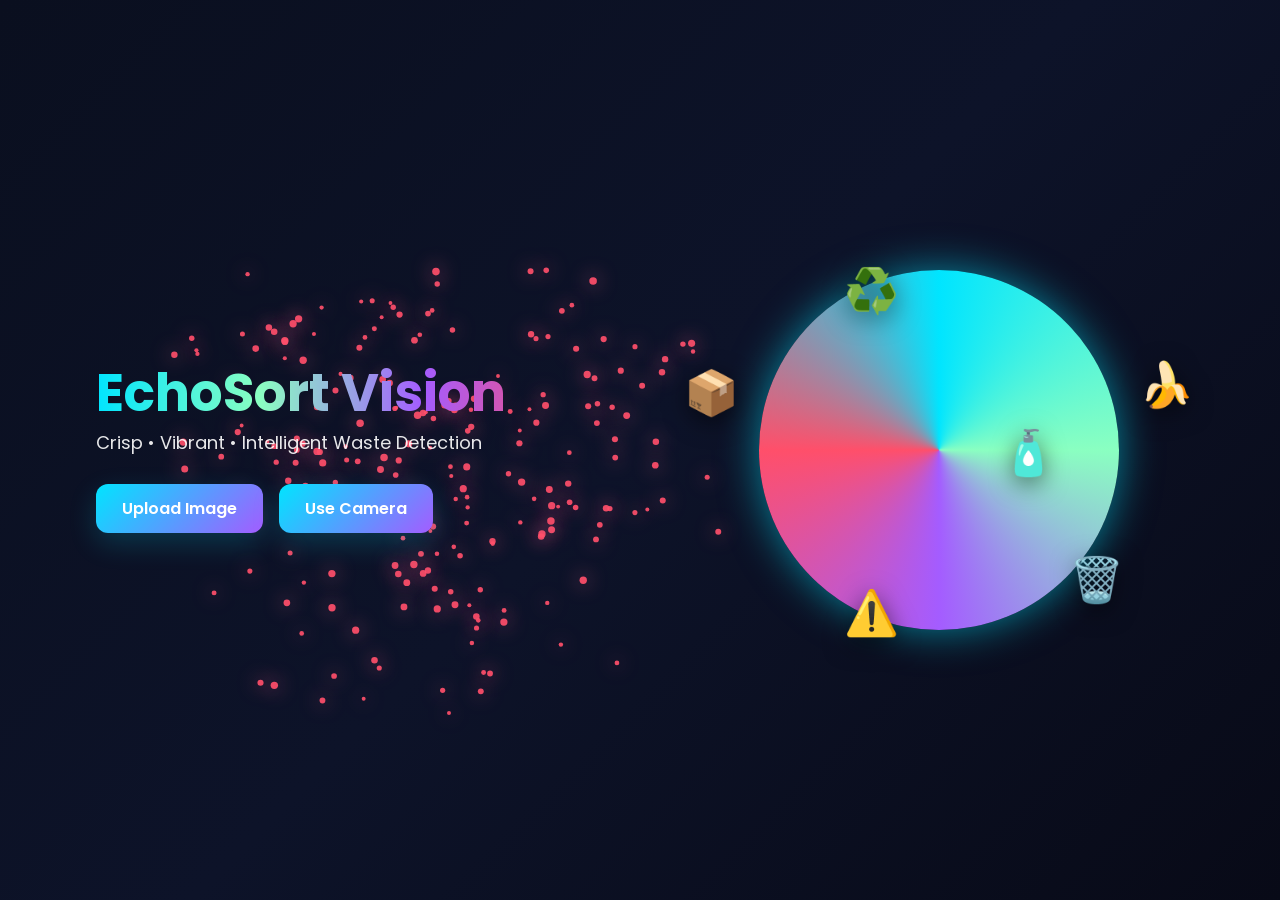
<file: webapp/templates/index.html>
<!DOCTYPE html>
<html lang="en">
<head>
<meta charset="utf-8" />
<title>EchoSort Vision — Final</title>
<meta name="viewport" content="width=device-width,initial-scale=1" />
<link href="https://fonts.googleapis.com/css2?family=Poppins:wght@300;400;600;700&display=swap" rel="stylesheet">

<style>
  :root{
    --bg1:#0A0F1F; --bg2:#0D1329; --bg3:#080A17;
    --cyan:#00E5FF; --mint:#8AFFC1; --violet:#A45CFF; --pink:#FF4F6A;
    --gold:#FFD166; --softblue:#9FE8FF; --neonyellow:#FFF06A;
  }

  *{box-sizing:border-box}

  body{
    margin:0;
    padding:0;
    height:100vh;
    background: linear-gradient(135deg,var(--bg1),var(--bg2),var(--bg3));
    font-family:"Poppins",sans-serif;
    color:#fff;
    overflow:hidden;
  }

  /* CANVAS (behind everything) */
  #bgCanvas{
    position: fixed;
    inset: 0;
    z-index: 1;
    pointer-events:none;
  }

  /* MAIN UI */
  .hero{
    position:absolute;
    top:50%;
    left:50%;
    transform:translate(-50%,-50%);
    width:85%;
    display:flex;
    justify-content:space-between;
    align-items:center;
    gap:24px;
    z-index:5; /* UI stays above shapes */
  }

  .left{ width:45%; max-width:720px }
  .title{
    font-size:52px;
    font-weight:700;
    margin:0 0 10px 0;
    line-height:1;
    background: linear-gradient(90deg,var(--cyan),var(--mint),var(--violet),var(--pink));
    -webkit-background-clip:text; 
    -webkit-text-fill-color:transparent;
  }
  .subtitle{ margin:0 0 28px 0; font-size:18px; opacity:0.9 }

  .buttons{ display:flex; gap:16px; align-items:center; z-index:200; }
  .btn{
    padding:12px 26px;
    border-radius:12px;
    font-weight:600;
    color:#fff;
    background: linear-gradient(135deg,var(--cyan),var(--violet));
    text-decoration:none;
    box-shadow:0 10px 28px rgba(0,229,255,0.18);
    transition: transform .16s ease, box-shadow .16s ease;
    cursor:pointer;
    z-index:200;
  }
  .btn:hover{
    transform:translateY(-3px);
    box-shadow:0 16px 40px rgba(164,92,255,0.22);
  }

  input[type=file]{ display:none }

  .right{
    width:45%;
    position:relative;
    display:flex;
    justify-content:center;
    align-items:center;
    min-width:360px;
    z-index:5;
  }

  .circle{
    width:360px;
    height:360px;
    border-radius:50%;
    background: conic-gradient(var(--cyan),var(--mint),var(--violet),var(--pink),var(--cyan));
    animation: circleRotate 12s linear infinite;
    box-shadow:0 0 40px rgba(0,229,255,0.55);
  }

  @keyframes circleRotate { from{transform:rotate(0)} to{transform:rotate(360deg)} }

  .icon{
    position:absolute;
    font-size:44px;
    animation: float 3.6s ease-in-out infinite alternate;
    filter:drop-shadow(0 6px 12px rgba(0,0,0,0.55));
    z-index:400;
  }

  .i1{ top:-12px; left:150px } 
  .i2{ top:82px; right:-10px } 
  .i3{ bottom:18px; right:60px }
  .i4{ bottom:-15px; left:150px } 
  .i5{ top:90px; left:-10px } 
  .i6{ top:150px; right:128px }

  @keyframes float {
    0%{ transform:translateY(0) }
    100%{ transform:translateY(-18px) }
  }

</style>
</head>

<body>

<!-- SHAPE CANVAS -->
<canvas id="bgCanvas"></canvas>

<div class="hero">
  <div class="left">
    <h1 class="title">EchoSort Vision</h1>
    <p class="subtitle">Crisp • Vibrant • Intelligent Waste Detection</p>

    <!-- FIXED UPLOAD FORM (WORKS 100%) -->
    <form id="uploadForm" action="/upload" method="post" enctype="multipart/form-data">

  <input 
    id="fileInput"
    type="file"
    name="image"
    accept="image/*"
    onchange="this.form.submit();"
  >

  <div class="buttons">
    <label for="fileInput" class="btn">Upload Image</label>
    <a class="btn" href="/capture">Use Camera</a>
  </div>

</form>
  </div>

  <div class="right">
    <div class="circle"></div>
    <div class="icon i1">♻️</div>
    <div class="icon i2">🍌</div>
    <div class="icon i3">🗑️</div>
    <div class="icon i4">⚠️</div>
    <div class="icon i5">📦</div>
    <div class="icon i6">🧴</div>
  </div>
</div>

<!-- ORIGINAL SHAPE ANIMATION JS (unchanged) -->
<script>
/* =========================================================
   BIG SHAPE-FORMING NEON DOTS ENGINE  
   (Full Script — unchanged performance-optimized version)
   ========================================================= */

const canvas = document.getElementById('bgCanvas');
const ctx = canvas.getContext('2d', { alpha: true });

let W = canvas.width = innerWidth;
let H = canvas.height = innerHeight;

// adaptive amount of dots
const DOT_COUNT = Math.max(220, Math.floor((W * H) / 7000));
const BASE_SPEED = 0.45;
const SHAPE_DISPLAY_MS = 3300;
const SHAPE_GAP_MS = 1700;

const LEFT_CX_RATIO = 0.28; 
const CY_RATIO = 0.52;
const SCALE_MED = 120;

const shapeColors = {
  heart: { fill:'#FF4F6A', glow:'#FF6B9A' },
  star: { fill:'#FFD166', glow:'#FFE79B' },
  moon: { fill:'#9FE8FF', glow:'#CFF6FF' },
  infinity: { fill:'#A45CFF', glow:'#CFA8FF' },
  butterfly: { fill:'#8AFFC1', glow:'#BFF8D8' },
  flower: { fill:'#FF8ACB', glow:'#FFC1E8' },
  planet: { fill:'#00C8FF', glow:'#9FE8FF' },
  galaxy: { fill:'#9D7AFF', glow:'#CDB8FF' },
  lightning: { fill:'#FFF06A', glow:'#FFF8B8' }
};

const shapesSeq = [
  'heart','star','moon','infinity',
  'butterfly','flower','planet','galaxy','lightning'
];

function random(a,b){ return Math.random()*(b-a)+a; }
function clamp(v,a,b){ return Math.max(a,Math.min(b,v)); }

function hexToRgba(hex,alpha=1){
  const h = hex.replace('#','');
  const r = parseInt(h.substring(0,2),16);
  const g = parseInt(h.substring(2,4),16);
  const b = parseInt(h.substring(4,6),16);
  return `rgba(${r},${g},${b},${alpha})`;
}

class Dot {
  constructor(i){
    this.i = i;
    this.reset(true);
  }

  reset(init=false){
    this.x = random(0, W);
    this.y = random(0, H);
    this.vx = random(-BASE_SPEED, BASE_SPEED);
    this.vy = random(-BASE_SPEED, BASE_SPEED);
    this.size = random(1.9,3.8);
    this.target = null;

    this.color = {
      fill: hexToRgba('#00E5FF',0.85),
      glow: '#00E5FF'
    };
  }

  setColor(c){
    this.color = {
      fill: hexToRgba(c.fill,0.92),
      glow: c.glow
    };
  }

  update(){
    if(this.target){
      this.x += (this.target.x - this.x) * (0.04 + Math.random()*0.02);
      this.y += (this.target.y - this.y) * (0.04 + Math.random()*0.02);
    } else {
      this.x += this.vx;
      this.y += this.vy;
      this.vx += random(-0.02,0.02);
      this.vy += random(-0.02,0.02);
    }

    if(this.x < -12) this.x = W + 12;
    if(this.x > W + 12) this.x = -12;
    if(this.y < -12) this.y = H + 12;
    if(this.y > H + 12) this.y = -12;

    ctx.beginPath();
    ctx.fillStyle = this.color.fill;
    ctx.shadowColor = this.color.glow;
    ctx.shadowBlur = 20;
    ctx.arc(this.x, this.y, this.size, 0, Math.PI*2);
    ctx.fill();
    ctx.shadowBlur = 0;
  }
}

const dots = [];
for(let i=0;i<DOT_COUNT;i++) dots.push(new Dot(i));

/* ---------- SHAPE GENERATORS ---------- */

function genHeart(cx,cy,scale){
  const pts=[];
  for(let a=0;a<Math.PI*2;a+=0.08){
    let x = 16*Math.pow(Math.sin(a),3);
    let y = -(13*Math.cos(a)-5*Math.cos(2*a)-2*Math.cos(3*a)-Math.cos(4*a));
    pts.push({x: cx + x*scale*0.09, y: cy + y*scale*0.09});
  }
  return pts;
}

function genStar(cx,cy,scale){
  const pts=[];
  const spikes=5;
  for(let i=0;i<spikes*2;i++){
    const r = (i%2===0)? scale : scale*0.45;
    const ang = (i/(spikes*2))*Math.PI*2;
    pts.push({x: cx + r*Math.cos(ang), y: cy + r*Math.sin(ang)});
  }
  return pts;
}

function genMoon(cx,cy,scale){
  const pts=[];
  for(let a=0;a<Math.PI*2;a+=0.06){
    const x = cx + scale*Math.cos(a);
    const y = cy + scale*Math.sin(a);
    if(Math.cos(a) > -0.18) pts.push({x,y});
  }
  return pts;
}

function genInfinity(cx,cy,scale){
  const pts=[];
  for(let t=-Math.PI;t<Math.PI;t+=0.06){
    pts.push({
      x: cx + scale * Math.sin(t),
      y: cy + (scale/2) * Math.sin(t)*Math.cos(t)
    });
  }
  return pts;
}

function genButterfly(cx,cy,scale){
  const pts=[];
  for(let t=-Math.PI;t<Math.PI;t+=0.05){
    const r = Math.exp(Math.cos(t)) - 2*Math.cos(4*t) - Math.pow(Math.sin(t/12),5);
    pts.push({
      x: cx + scale*0.6 * r * Math.cos(t),
      y: cy + scale*0.45 * r * Math.sin(t)
    });
  }
  return pts;
}

function genFlower(cx,cy,scale){
  const pts=[];
  const petals=6;
  for(let a=0;a<Math.PI*2;a+=0.06){
    const r = Math.cos(petals*a)*(scale*0.45) + (scale*0.6);
    pts.push({x: cx + r*Math.cos(a), y: cy + r*Math.sin(a)});
  }
  return pts;
}

function genPlanet(cx,cy,scale){
  const pts=[];
  for(let a=0;a<Math.PI*2;a+=0.06){
    pts.push({x: cx + (scale*0.6)*Math.cos(a), y: cy + (scale*0.6)*Math.sin(a)});
  }
  for(let a=0;a<Math.PI*2;a+=0.12){
    pts.push({x: cx + scale*1.05*Math.cos(a), y: cy + scale*0.35*Math.sin(a)});
  }
  return pts;
}

function genGalaxy(cx,cy,scale){
  const pts=[];
  for(let t=0;t<Math.PI*5;t+=0.08){
    const r = 8 + t*6;
    pts.push({
      x: cx + (r * Math.cos(t)) * (scale/150),
      y: cy + (r * Math.sin(t)) * (scale/150)
    });
  }
  return pts;
}

function genLightning(cx,cy,scale){
  const pts=[];
  let x = cx - scale*0.3;
  let y = cy - scale*0.7;
  pts.push({x,y});
  for(let i=0;i<12;i++){
    x += scale*0.12 + random(-scale*0.06,scale*0.06);
    y += scale*0.15 + random(-scale*0.08,scale*0.08);
    pts.push({x,y});
  }
  return pts;
}

const shapeGenerators = {
  heart: genHeart, star: genStar, moon: genMoon, infinity: genInfinity,
  butterfly: genButterfly, flower: genFlower, planet: genPlanet,
  galaxy: genGalaxy, lightning: genLightning
};

/* ---------- DOT TARGET + COLOR HANDLING ---------- */

function assignTargets(points, colorObj){
  for(let i=0;i<dots.length;i++){
    const p = points[i % points.length];
    dots[i].target = p;
    dots[i].setColor(colorObj);
  }
}

function clearTargets(){
  for(const d of dots){
    d.target = null;
    d.setColor({ fill:'#00E5FF', glow:'#00E5FF' });
  }
}

function wait(ms){ return new Promise(res => setTimeout(res, ms)); }

/* ---------- MAIN SHAPE LOOP ---------- */

async function showShape(name){
  const colorObj = shapeColors[name] || { fill:'#00E5FF', glow:'#00E5FF' };
  const cx = W * LEFT_CX_RATIO;
  const cy = H * CY_RATIO;
  const scale = SCALE_MED;

  const pts = shapeGenerators[name](cx, cy, scale);

  assignTargets(pts, colorObj);
  await wait(SHAPE_DISPLAY_MS);

  clearTargets();
  await wait(SHAPE_GAP_MS);
}

async function shapeLoop(){
  while(true){
    for(const s of shapesSeq){
      await showShape(s);
    }
  }
}

/* ---------- ANIMATION TICK ---------- */

function animate(){
  ctx.clearRect(0,0,W,H);
  for(const d of dots) d.update();
  requestAnimationFrame(animate);
}

/* ---------- RESIZE HANDLER ---------- */

window.addEventListener('resize', ()=>{
  W = canvas.width = innerWidth;
  H = canvas.height = innerHeight;
});

/* ---------- STARTUP ---------- */

(function start(){
  for(const d of dots){
    d.x = random(0, W);
    d.y = random(0, H);
    d.vx = random(-0.6,0.6);
    d.vy = random(-0.6,0.6);
    d.setColor({ fill:'#00E5FF', glow:'#00E5FF' });
  }
  animate();
  setTimeout(()=> shapeLoop(), 700);
})();
</script>

</body>
</html>
</file>
